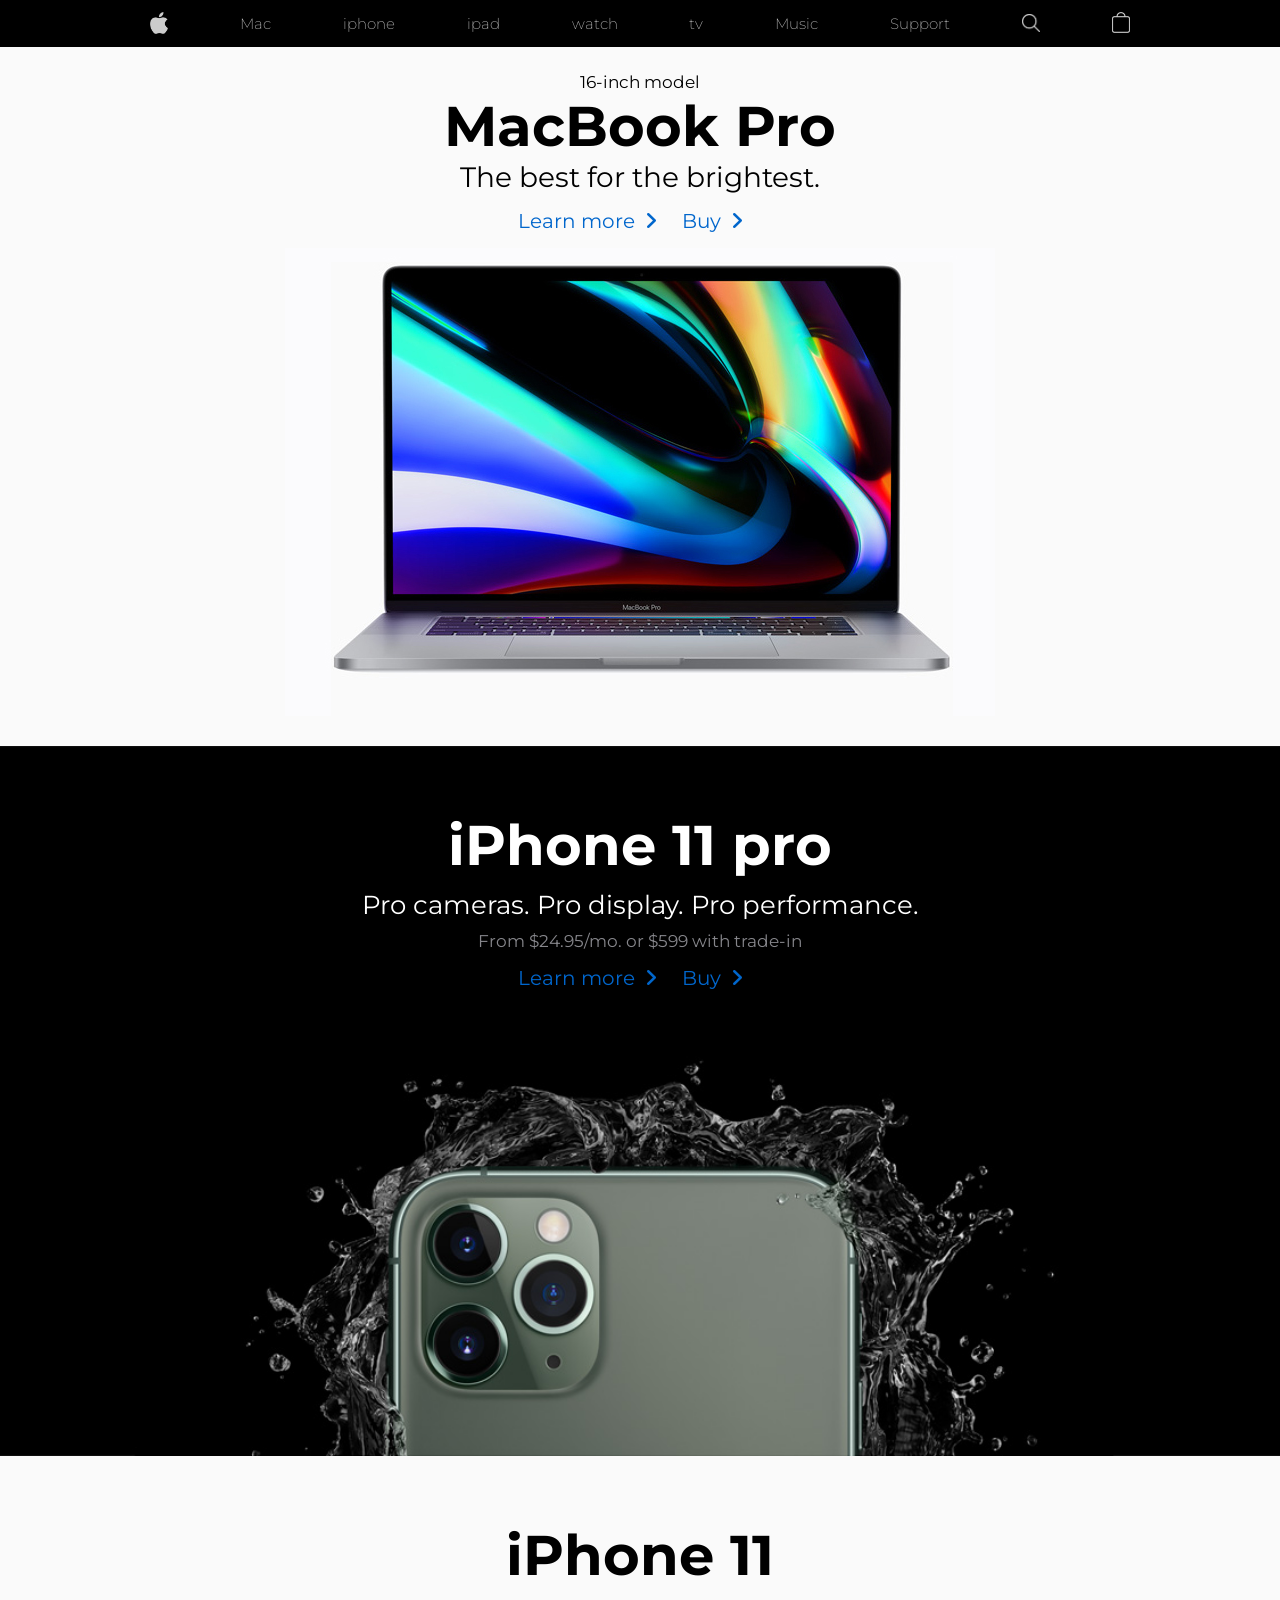
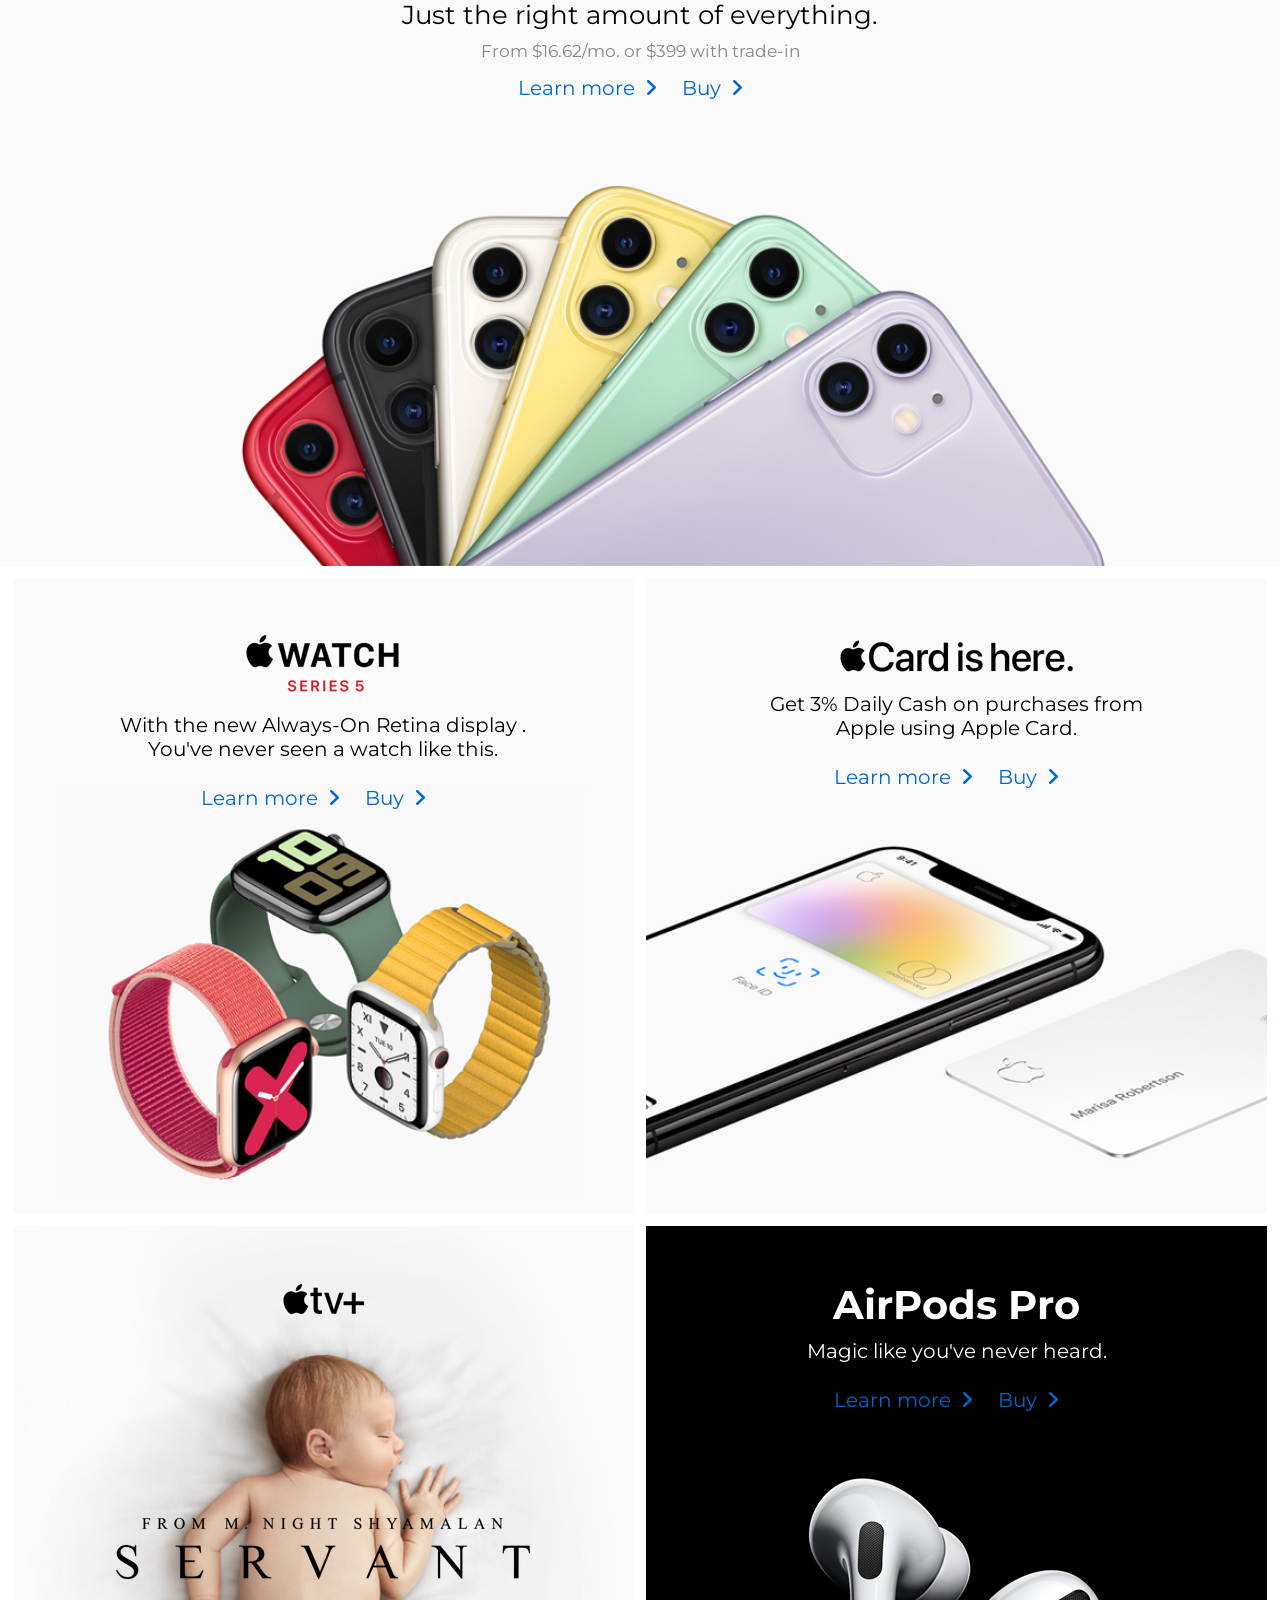
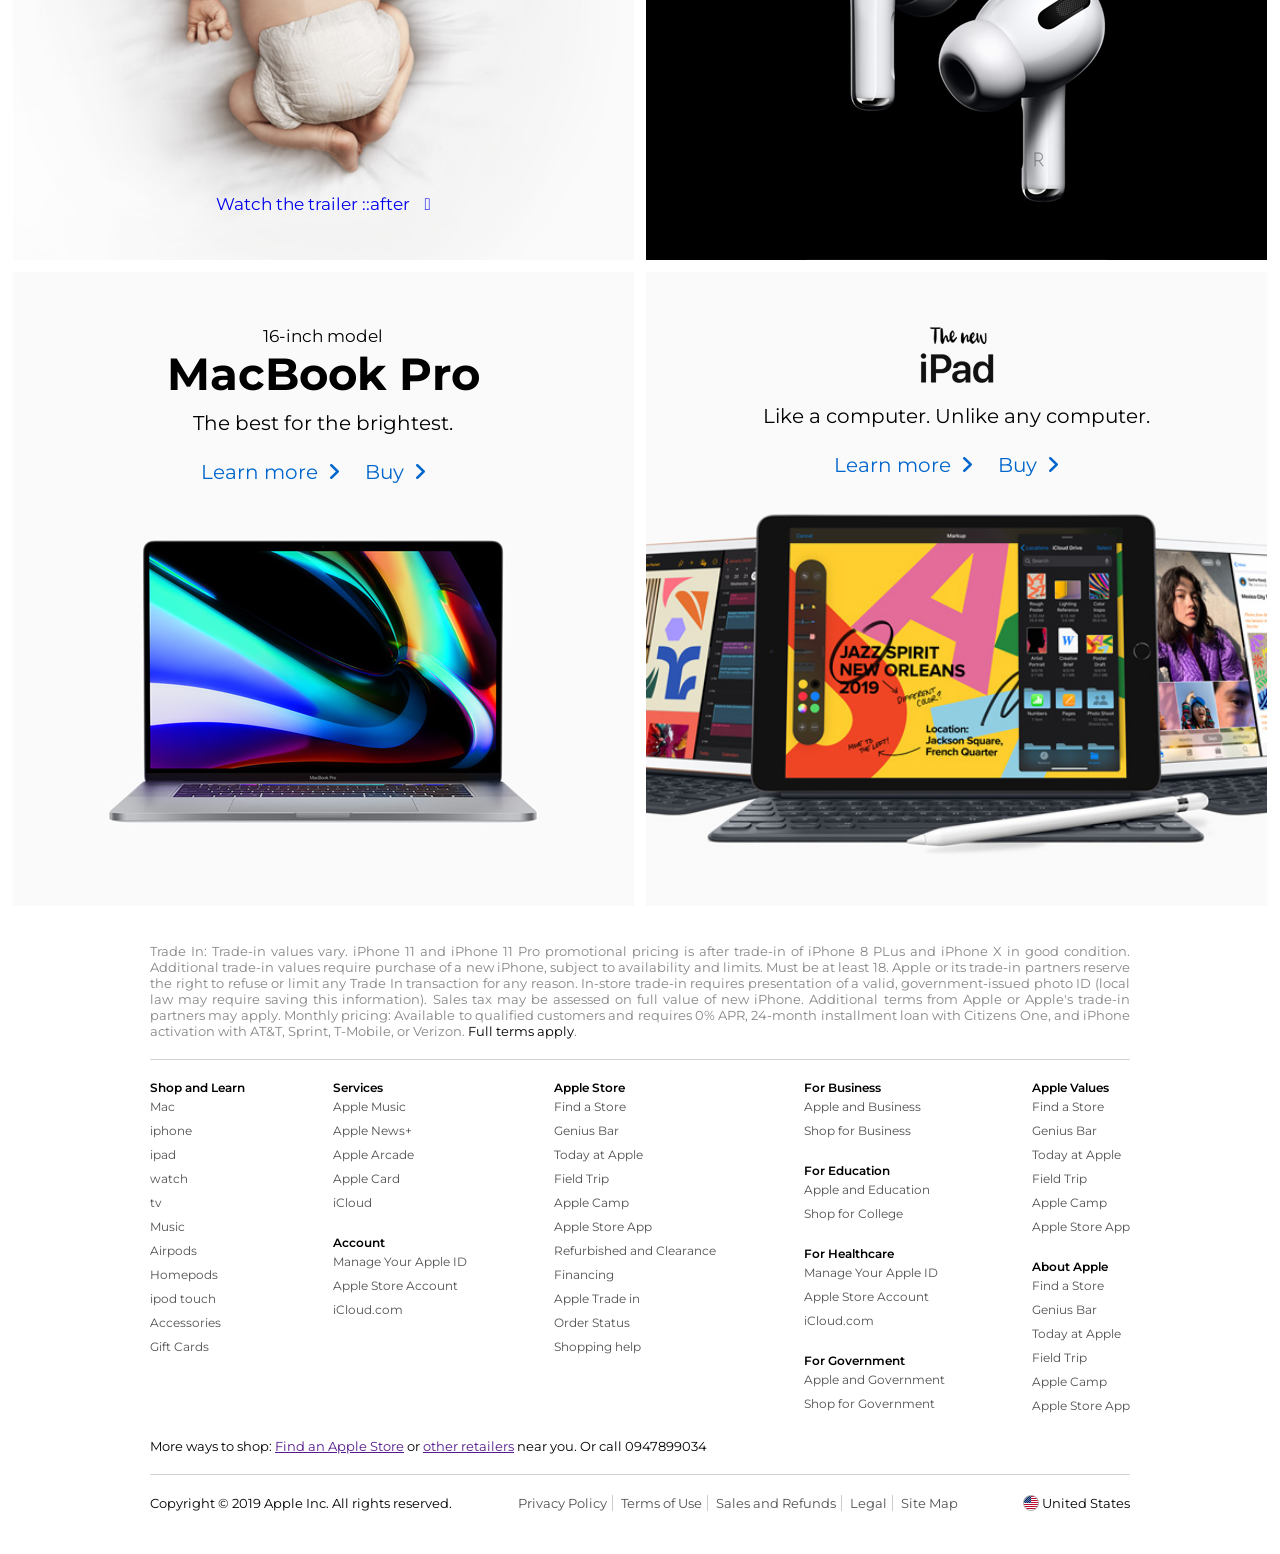
<file: Apple/index.html>
<!DOCTYPE html>
<html lang="en">
<head>
    <meta charset="UTF-8">
    <meta name="viewport" content="width=device-width, initial-scale=1.0">
    <link rel="stylesheet" href="css/style.css">    
    <link rel="stylesheet" href="https://cdnjs.cloudflare.com/ajax/libs/font-awesome/6.7.2/css/all.min.css" crossorigin="anonymous" referrerpolicy="no-referrer" />
    <link rel="preconnect" href="https://fonts.googleapis.com">
    <link rel="preconnect" href="https://fonts.gstatic.com" crossorigin>
    <link href="https://fonts.googleapis.com/css2?family=Montserrat:ital,wght@0,100..900;1,100..900&display=swap" rel="stylesheet">

    <title>Apple</title>
</head>
<body>
    <div class="outerwraper">
        <header class="header-wrapper">
            <div class="internal-wrapper">
                <div class="header-links-wrapper">
                    <ul>
                        <li class="logo-link"><a href="#"><img src="images/icons/logo.png" alt=""></a></li>
                        <li><a href="#">Mac</a></li>
                        <li><a href="#">iphone</a></li>
                        <li><a href="#">ipad</a></li>
                        <li><a href="#">watch</a></li>
                        <li><a href="#">tv</a></li>
                        <li><a href="#">Music</a></li>
                        <li><a href="#">Support</a></li>
                        <li class="search-link"><a href=""><img src="images/icons/search-icon.png" alt=""></a></li>
                        <li class="cart-link"><a href=""><img src="images/icons/cart.png" alt=""></a></li>
                    </ul>
                </div>
                
                
            </div>
        </header>

        <section class="main-highlight-wrapper">
            <div class="internal-wrapper">
                <div class="model">
                    16-inch model
                </div>
                <div class="product-title">
                    MacBook Pro
            </div>
            <div class="brief-description">
                The best for the brightest.  
            </div>
                <div class="links-wrapper">
                    <ul>
                        <li><a href="">Learn more</a></li>
                        <li><a href="">Buy</a></li>
                    </ul>
                </div>
                <div class="main-image-wrapper">
                    <img src="images/home/mac-laptop.jpg" alt="">
                </div>
            </div>
        </section>

        <section class="second-highlight-wrapper">
                <div class="internal-wrapper">
                    <div class="model-2">
                        iPhone 11 pro
                    </div>
                    <div class="description-wrapper">
                        Pro cameras. Pro display. Pro performance.
                    </div>
                    <div class="price-wrapper">
                        From $24.95/mo. or $599 with trade-in  
                    </div>
                    <div class="links-wrapper">
                        <ul>
                            <li><a href="">Learn more</a></li>
                            <li><a href="">Buy</a></li>
                        </ul>
                    </div>
                </div>
        </section>

        <section class="third-highlight-wrapper">
            <div class="internal-wrapper">
                <div class="model-2">
                    iPhone 11
                </div>
                <div class="description-wrapper">
                    Just the right amount of everything.
                </div>
                <div class="price-wrapper">
                    From $16.62/mo. or $399 with trade-in
                </div>
                <div class="links-wrapper">
                        <ul>
                            <li><a href="">Learn more</a></li>
                            <li><a href="">Buy</a></li>
                        </ul>
                    </div>
            </div>
        </section>

        <section class="fourth-highlight-wrapper">
            <div class="left-side-wrapper">
                <div class="top-logo-wrapper">
                    <div class="logo-wrapper">
                        <img src="./images/icons/watch-series5-logo.png">
                    </div>
                </div>
                <div class="description-wraper">
                    With the new Always-On Retina display .<br>
                    You've never seen a watch like this.
                </div>
                <div class="links-wrapper">
                    <ul>
                        <li><a href="">Learn more</a></li>
                        <li><a href="">Buy</a></li>
                    </ul>
                </div>
            </div>
                <div class="right-side-wrapper">
                    <div class="top-logo-wrapper">
                        <div class="logo-wrapper">
                            <img src="./images/icons/apple-card-logo.png">
                        </div>
                    </div>
                    <div class="description-wraper">
                        Get 3% Daily Cash on purchases from Apple using Apple Card.
                    </div>
                    <div class="links-wrapper">
                        <ul>
                            <li><a href="">Learn more</a></li>
                            <li><a href="">Buy</a></li>
                        </ul>
                    </div>
                </div>
            </div>
        </section>

        <section class="fifth-highlight-wrapper">
            <div class="left-side-wrapper">
                <div class="top-logo-wrapper">
                    <div class="logo-wrapper">
                        <img src="./images/icons/apple-tv-logo.png">
                    </div>
                </div>

                <div class="tvshow-logo-wraper">
                    <img src="./images/icons/servant-logo.png">
                </div>

                <div class="watch-more-wrapper">
                    <a href="#">Watch the trailer ::after</a>
                </div>
            </div>
        <div class="right-side-wrapper">
            <div class="top-logo-wrapper">
                <div class="logo-wrapper">
                    AirPods Pro
                </div>
            </div>
            <div class="description-wraper">
                Magic like you've never heard.
            </div>
            <div class="links-wrapper">
                <ul>
                    <li><a href="">Learn more</a></li>
                    <li><a href="">Buy</a></li>
                </ul>
            </div>
        </div>
    </section>

        <section class="sixth-highlight-wrapper">
            <div class="left-side-wrapper">
                <div class="model">
                    16-inch model
                </div>
                <div class="product-title-small">
                    MacBook Pro
                </div>
                <div class="description-wraper">
                    The best for the brightest.
                </div>

                <div class="links-wrapper">
                    <ul>
                        <li><a href="">Learn more</a></li>
                        <li><a href="">Buy</a></li>
                    </ul>
                </div>
            </div>
            <div class="right-side-wrapper">
                <div class="top-logo-wrapper">
                    <div class="logo-wrapper">
                        <img src="./images/icons/new-ipad-logo.png">
                    </div>
                </div>
                <div class="description-wraper">
                    Like a computer. Unlike any computer.
                </div>
                <div class="links-wrapper">
                    <ul>
                        <li><a href="">Learn more</a></Li>
                        <li><a href="">Buy</a></li>
                    </ul>
                </div>
            </div>
        </section>
    
        <footer class="footer-wrapper">
            <div class="upper-text-container">
                Trade In: Trade-in values vary. iPhone 11 and iPhone 11 Pro promotional pricing is after
                trade-in of iPhone 8 PLus and iPhone X in good condition. Additional trade-in values require
                purchase of a new iPhone, subject to availability and limits. Must be at least 18. Apple or
                its trade-in partners reserve the right to refuse or limit any Trade In transaction for any
                reason. In-store trade-in requires presentation of a valid, government-issued photo ID (local
                law may require saving this information). Sales tax may be assessed on full value of new
                iPhone. Additional terms from Apple or Apple's trade-in partners may apply. Monthly pricing:
                Available to qualified customers and requires 0% APR, 24-month installment loan with Citizens
                One, and iPhone activation with AT&amp;T, Sprint, T-Mobile, or Verizon. <a href="#"> Full terms
                apply</a>.
            </div>

            <div class="footer-links-wrapper">
                <div class="links-wrapper-1">
                    <h3>Shop and Learn</h3>
                    <ul>
                        <li><a href="#">Mac</a></li>
                        <li><a href="#">iphone</a></li>
                        <li><a href="#">ipad</a></li>
                        <li><a href="#">watch</a></li>
                        <li><a href="#">tv</a></li>
                        <li><a href="#">Music</a></li>
                        <li><a href="#">Airpods</a></li>
                        <li><a href="#">Homepods</a></li>
                        <li><a href="#">ipod touch</a></li>
                        <li><a href="#">Accessories</a></li>
                        <li><a href="#">Gift Cards</a></li>
                    </ul>
                </div>

                <div class="links-wrapper-2">
                    <h3>Services</h3>
                    <ul>
                        <li><a href="#">Apple Music</a></li>
                        <li><a href="#">Apple News+</a></li>
                        <li><a href="#">Apple Arcade</a></li>
                        <li><a href="#">Apple Card</a></li>
                        <li><a href="#">iCloud</a></li>
                    </ul>
                    <h3>Account</h3>
                    <ul>
                        <li><a href="">Manage Your Apple ID</a></li>
                        <li><a href="">Apple Store Account</a></li>
                        <li><a href="">iCloud.com</a></li>
                    </ul>
                </div>

                <div class="links-wrapper-3">
                    <h3>Apple Store</h3>
                    <ul>
                        <li><a href="">Find a Store</a></li>
                        <li><a href="">Genius Bar</a></li>
                        <li><a href="">Today at Apple</a></li>
                        <li><a href="">Field Trip</a></li>
                        <li><a href="">Apple Camp</a></li>
                        <li><a href="">Apple Store App</a></li>
                        <li><a href="">Refurbished and Clearance</a></li>
                        <li><a href="">Financing</a></li>
                        <li><a href="">Apple Trade in</a></li>
                        <li><a href="">Order Status</a></li>
                        <li><a href="">Shopping help</a></li>
                    </ul>
                </div>

                <div class="links-wrapper-4">
                    <h3>For Business</h3>
                    <ul>
                        <li><a href="">Apple and Business</a></li>
                        <li><a href="">Shop for Business</a></li>
                    </ul>
                    <h3>For Education</h3>
                    <ul>
                        <li><a href="">Apple and Education</a></li>
                        <li><a href="">Shop for College</a></li>
                    </ul>
                    <h3>For Healthcare</h3>
                    <ul>
                        <li><a href="">Manage Your Apple ID</a></li>
                        <li><a href="">Apple Store Account</a></li>
                        <li><a href="">iCloud.com</a></li>
                    </ul>
                    <h3>For Government</h3>
                    <!-- I have to change the txt of Govt -->
                    <ul>  
                        <li><a href="">Apple and Government</a></li>
                        <li><a href="">Shop for Government</a></li>
                    </ul>
                </div>

                <div class="links-wrapper-5">
                    <h3>Apple Values</h3>
                    <ul>
                        <li><a href="">Find a Store</a></li>
                        <li><a href="">Genius Bar</a></li>
                        <li><a href="">Today at Apple</a></li>
                        <li><a href="">Field Trip</a></li>
                        <li><a href="">Apple Camp</a></li>
                        <li><a href="">Apple Store App</a></li>
                    </ul>

                    <h3>About Apple</h3>
                    <ul>
                        <li><a href="">Find a Store</a></li>
                        <li><a href="">Genius Bar</a></li>
                        <li><a href="">Today at Apple</a></li>
                        <li><a href="">Field Trip</a></li>
                        <li><a href="">Apple Camp</a></li>
                        <li><a href="">Apple Store App</a></li>
                    </ul>
                </div>
            </div>

            <div class="my-apple-wrapper">
                More ways to shop: <a href="">Find an Apple Store</a> or <a href="">other retailers</a> near you. Or call 0947899034
            </div>

            <div class="copyright-wrapper">
                <div class="copyright">
                    Copyright &copy; 2019 Apple Inc. All rights reserved.
                </div>
                <div class="footer-links-terms">
                    <ul>
                        <li><a href="">Privacy Policy</a></li>
                        <li><a href="">Terms of Use</a></li>
                        <li><a href="">Sales and Refunds</a></li>
                        <li><a href="">Legal</a></li>
                        <li><a href="">Site Map</a></li>
                    </ul>
                </div>
                <div class="footer-country">
                    <div class="flag-wrapper">
                        <img src="images/icons/16.png" alt="">
                    </div>
                    <div class="footer-country-name">
                        United States
                    </div>
                </div>
            </div>

            

        </footer>
    </div>
    
</body>
</html>
</file>
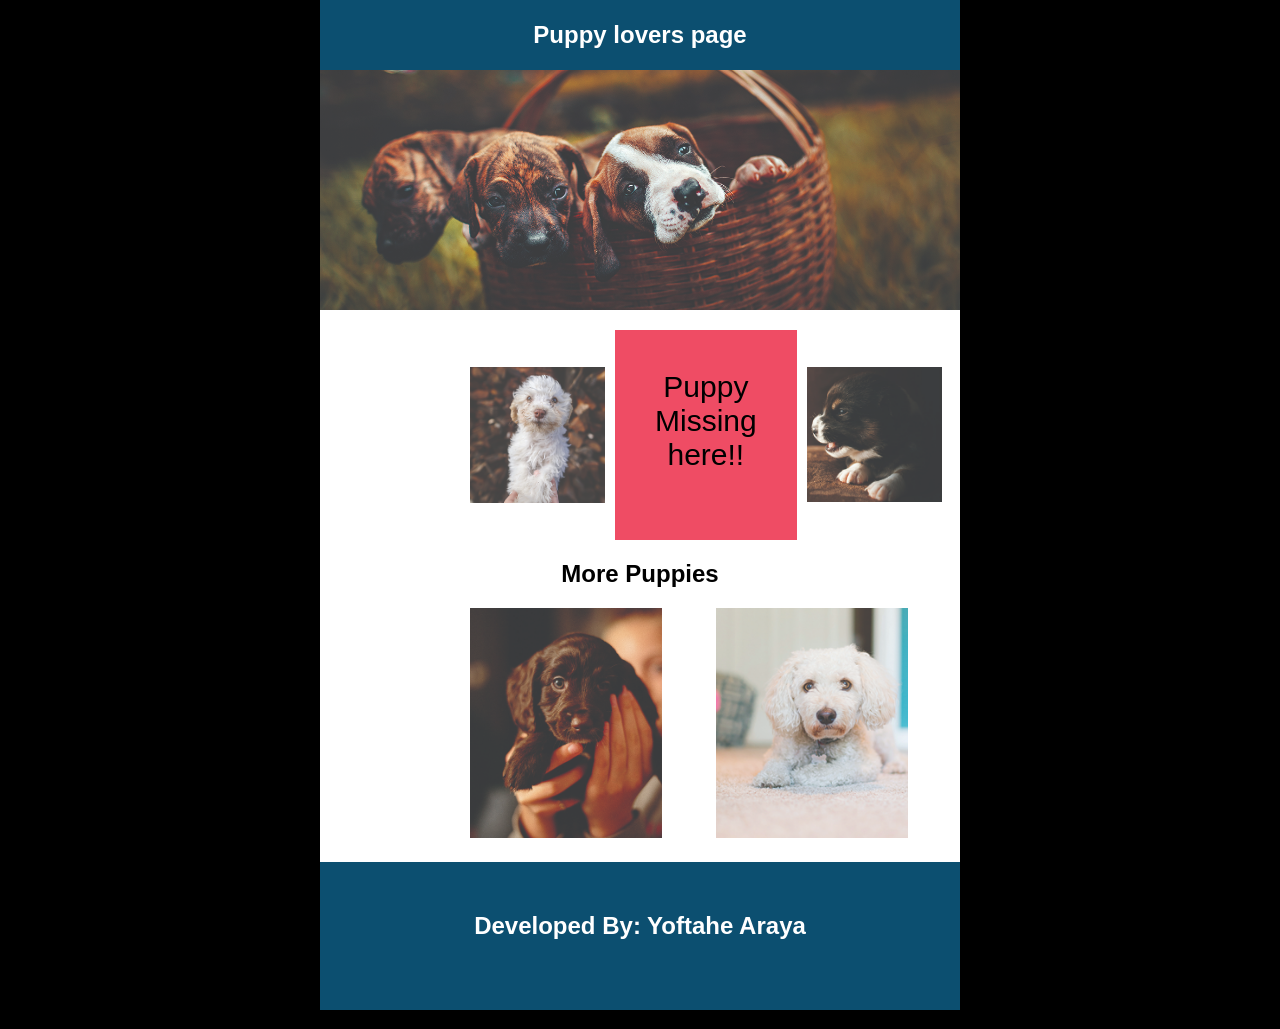
<file: Puppy/Puppy Assignment.html>
<!DOCTYPE html>
<html lang="en">
<head>
    <meta charset="UTF-8">
    <meta name="viewport" content="width=device-width, initial-scale=1.0">
    <title>Puppies</title>
    <link rel="stylesheet" href="style.css">
</head>
<body class="puppy-body">
    <section class="puppy-container">
        <header class="puppy-header">
            <h1 class="puppy-header-title">Puppy lovers page</h1>
        </header>
        <div class="puppy-banner-wrapper">
            <img class="puppy-banner-img" src="banner-puppies.jpg" alt="">
        </div>
        <div class="puppy-middle-row">
            <img class="puppy-img-left" src="puppy-1.jpg" alt="">
            <div class="puppy-missing-box">
                <p class="puppy-missing-text">Puppy Missing here!!</p>
            </div>
            <img class="puppy-img-right" src="puppy-2.jpg" alt="">
        </div>
        <h1 class="puppy-more-heading"><b>More Puppies</b></h1>
        <div class="puppy-gallery-row">
            <img class="puppy-gallery-img-first" src="puppy-3.jpg" alt="">
            <img class="puppy-gallery-img-second" src="puppy-4.jpg" alt="">
        </div>
        <footer class="puppy-footer">
            <h1 class="puppy-footer-text">Developed By: Yoftahe Araya</h1>
        </footer>
    </section>
</body>
</html>
</file>
<file: Apple/css/style.css>
*{
    margin: 0;
    padding: 0; 

}
body{
    font-family: 'Montserrat', sans-serif;
    font-size: 20px;
}
img{
    max-width: 100%;
}
.header-wrapper{
    background-color: black;
    color: white;
    font-weight: 200;
    font-size: 0.75em;
    position: sticky;
    top: 0;
}

.header-wrapper ul{
    display: flex;
    -webkit-box-pack: justify;    
    justify-content: space-between;
}

.internal-wrapper{
    width: 980px;
    padding: 0 10px;
    margin: 0 auto;
}

.header-wrapper .header-links-wrapper ul li a {
    text-decoration: none;
    color: white;
}

.header-wrapper ul {
    list-style: none;
}

.header-wrapper .header-links-wrapper ul li{
    display: inline-block;
    padding: 14px 0px 8px;
    height: 25px;
    opacity: 0.8;   
}

.header-wrapper ul li:hover{
    opacity: 1;
}
.logo-link, .search-link, .cart-link{
    width:18px;
    display: block;
}

.header-wrapper .header-links-wrapper ul li.logo-link{
    padding: 12px 0px 10px;
}
.header-wrapper .header-links-wrapper ul li.search-link{
    padding: 14px 0px 8px;
}
.header-wrapper .header-links-wrapper ul li.cart-link{
    padding: 12px 0px 10px;
}
.footer-wrapper{
    width: 980px;
    text-align: justify;
    padding: 0 10px;
    padding-top: 20px;
    margin: 0 auto;
    justify-content: center;
    padding-bottom: 20px;
    font-size: 13px;
}

.upper-text-container{
    border-bottom: 1px solid #d2d2d7;
    color: #868686;
    padding: 17px 0 20px
}

.upper-text-container a{
    text-decoration: none;
    color: black;
}
.upper-text-container a:hover{
    text-decoration: underline;
}

.footer-links-wrapper{
    display: flex;
    justify-content: space-between;
    padding-top: 20px;
}
.footer-links-wrapper ul{
    list-style: none;
    padding-bottom: 20px;
}
.footer-links-wrapper ul li{
    padding: 5px 0;
    font-size: .9em;
}
.footer-links-wrapper a{
    text-decoration: none;
    color: #515154;
}
.footer-links-wrapper a:hover{
    text-decoration: underline;
}
.footer-links-wrapper h3{
    font-size: 12px;
    font-weight: 600;
}
.my-apple-wrapper{
    border-bottom: 1px solid #d2d2d7;
    padding-bottom: 20px;
    margin-bottom: 10px;
}
.copyright-wrapper{
    display: flex;
    justify-content: space-between;
    padding: 10px 0 20px;
}
.footer-links-terms ul li{
    display: inline-block;
    padding: 0 5px;
    border-right: 1px solid #ccc;
}
.footer-links-terms ul li:last-child{
    border-right: 0px;
}
.footer-links-terms a{
    text-decoration: none;
    color: #515154;
}
.footer-links-terms a:hover{
    text-decoration: underline;
}
.footer-links-terms ul li a:hover{
    text-decoration: underline;
}
.footer-country{
    display: inline-block;
}

.flag-wrapper{
    display: inline-block;
    vertical-align: middle;
}
.footer-country-name{
    display: inline-block;
    vertical-align: top;
}
.main-highlight-wrapper{
    background-color: #fafafa;
    text-align: center;
    color: black;
    padding: 25px 0;
}
.links-wrapper ul {
   list-style: none;
}

.model {
font-size: .85em;
}
.model-2{
    font-weight: 700;
font-size: 56px;
}
.product-title {
font-weight: 700;
font-size: 56px;
}
.brief-description {
font-size: 28px;
}
.links-wrapper {
padding: 15px 0;
}
.links-wrapper ul li {
display: inline-block;
padding-right: 20px;
}
.links-wrapper ul li a {
color: #06c;
text-decoration: none;
}
.links-wrapper ul li a:hover {
color: white;
}
.links-wrapper ul li a:after {
font-family: "FontAwesome";
font-weight: 900;
content: "\f105";
padding-left: 10px;
}
.second-highlight-wrapper {
background-image: url("../images/home/iphone11-pro-bg.jpg");
height: 580px;
background-position: center;
background-repeat: no-repeat;
background-size: cover;
text-align: center;
padding: 65px 20px;
color: #fff;
}

.title-wraper {
font-weight: 600;
font-size: 56px;
}
.description-wrapper {
font-size: 26px;
padding: 10px 0;
}
.price-wrapper {
color: #86868b;
font-size: 0.85em;
}
.third-highlight-wrapper {
background-image: url("../images/home/iphone11-bg.jpg");
height: 580px;
background-position: center;
background-repeat: no-repeat;
background-size: cover;
text-align: center;
padding: 65px 20px;
}
.fourth-highlight-wrapper {
display: flex;
-webkit-box-pack: justify;
justify-content: space-between;
background: #fff;
}
.left-side-wrapper {
height: 580px;
background-position: center;
background-repeat: no-repeat;
background-size: cover;
text-align: center;
width: 48.5%;
margin: 1% 0.5% 0% 1%;
padding-top: 54px;
}
.fourth-highlight-wrapper .left-side-wrapper {
background-image: url("../images/home/watch-series-5.jpg");
}
.right-side-wrapper {
height: 580px;
background-position: center;
background-repeat: no-repeat;
background-size: cover;
text-align: center;
width: 48.5%;
margin: 1% 1% 0% 0.5%;
padding-top: 54px;
}
.fourth-highlight-wrapper .right-side-wrapper {
background-image: url("../images/home/apple-card.jpg");
}
.description-wraper {
max-width: 430px;
margin: 0 auto;
padding: 10px;
}
.fifth-highlight-wrapper {
display: flex;
-webkit-box-pack: justify;
justify-content: space-between;
background: #fff;
}
.fifth-highlight-wrapper .left-side-wrapper {
background-image: url("../images/home/apple-tv-background.jpg");
}
.fifth-highlight-wrapper .right-side-wrapper {
background-image: url("../images/home/air-pods.jpg");
color: #fff;
background-size: initial;
background-color: #000;
background-position: bottom;
}
.logo-wrapper {
font-size: 40px;
font-weight: bold;
}
.tvshow-logo-wraper {
padding: 180px 0 200px;
}
.watch-more-wrapper a {
content: "\f105";
text-decoration: none;
font-size: 0.85em;

}
.watch-more-wrapper a:after {
font-family: font-awesome;
font-weight: 900;
content: "\f144";
padding-left: 15px;
}
.sixth-highlight-wrapper {
display: flex;  
-webkit-box-pack: justify;
justify-content: space-between;     
background: #fff;
}

.sixth-highlight-wrapper .left-side-wrapper {
background-image: url("../images/home/macbook-pro.jpg");
background-size: initial;
background-color: #fafafa;
background-position: bottom;
}
.sixth-highlight-wrapper .right-side-wrapper{
    background-image: url("../images/home/new-ipad.jpg"); 
}
.product-title-small {
font-weight: 700;
font-size: 45px;
}
</file>
<file: Puppy/style.css>
.puppy-body {
            background-color: black;
            margin: 0;
            font-family: Arial, Helvetica, sans-serif;
        }
        .puppy-container {
            background-color: #fff;
            width: 50%;
            height: 50%;
            margin: auto;
        }
        .puppy-header {
            background-color: #0c4f70;
            margin: 0;
            padding: 1px 0px 1px 0;
        }
        .puppy-header-title {
            text-align: center;
            color: #fff;
        }

        .puppy-banner-wrapper {
            display: flex;
            margin: 0;
        }
        .puppy-banner-img {
            max-inline-size: 100%;
        }
        .puppy-middle-row {
            display: inline-flex;
            align-items: center;
            margin-left: 100px;
        }
        .puppy-img-left {
            margin: 50px 10px 30px 50px;
            width: 25%;
        }
        .puppy-missing-box {
            display: inline-block;
            background-color: #ef4c64;
            width: 185px;
            height: 210px;
            max-inline-size: 100%;
            margin-top: 20px;
            align-items: center;
            justify-content: center;
        }
        .puppy-missing-text {
            background-color: #ef4c64;
            font-size: 30px;
            height: 100px;
            text-align: center;
            margin: 40px;
        }
        .puppy-img-right {
            margin: 50px 50px 30px 10px;
            width: 25%;
            max-block-size: 100%;
        }
        .puppy-more-heading {
            text-align: center;
        }
        .puppy-gallery-row {
            display: inline;
            align-items: center;
            margin-left: 150px;
            margin-top: 100px;
            width: 50%;
        }
        .puppy-gallery-img-first {
            width: 30%;
            margin-right: 50px;
        }

        .puppy-gallery-img-second {
            width: 30%;
        }

        .puppy-footer {
            background-color: #0c4f70;
        }
        .puppy-footer-text {
            color: #fff;
            padding-top: 50px;
            padding-bottom: 70px;
            text-align: center;
        }
</file>
